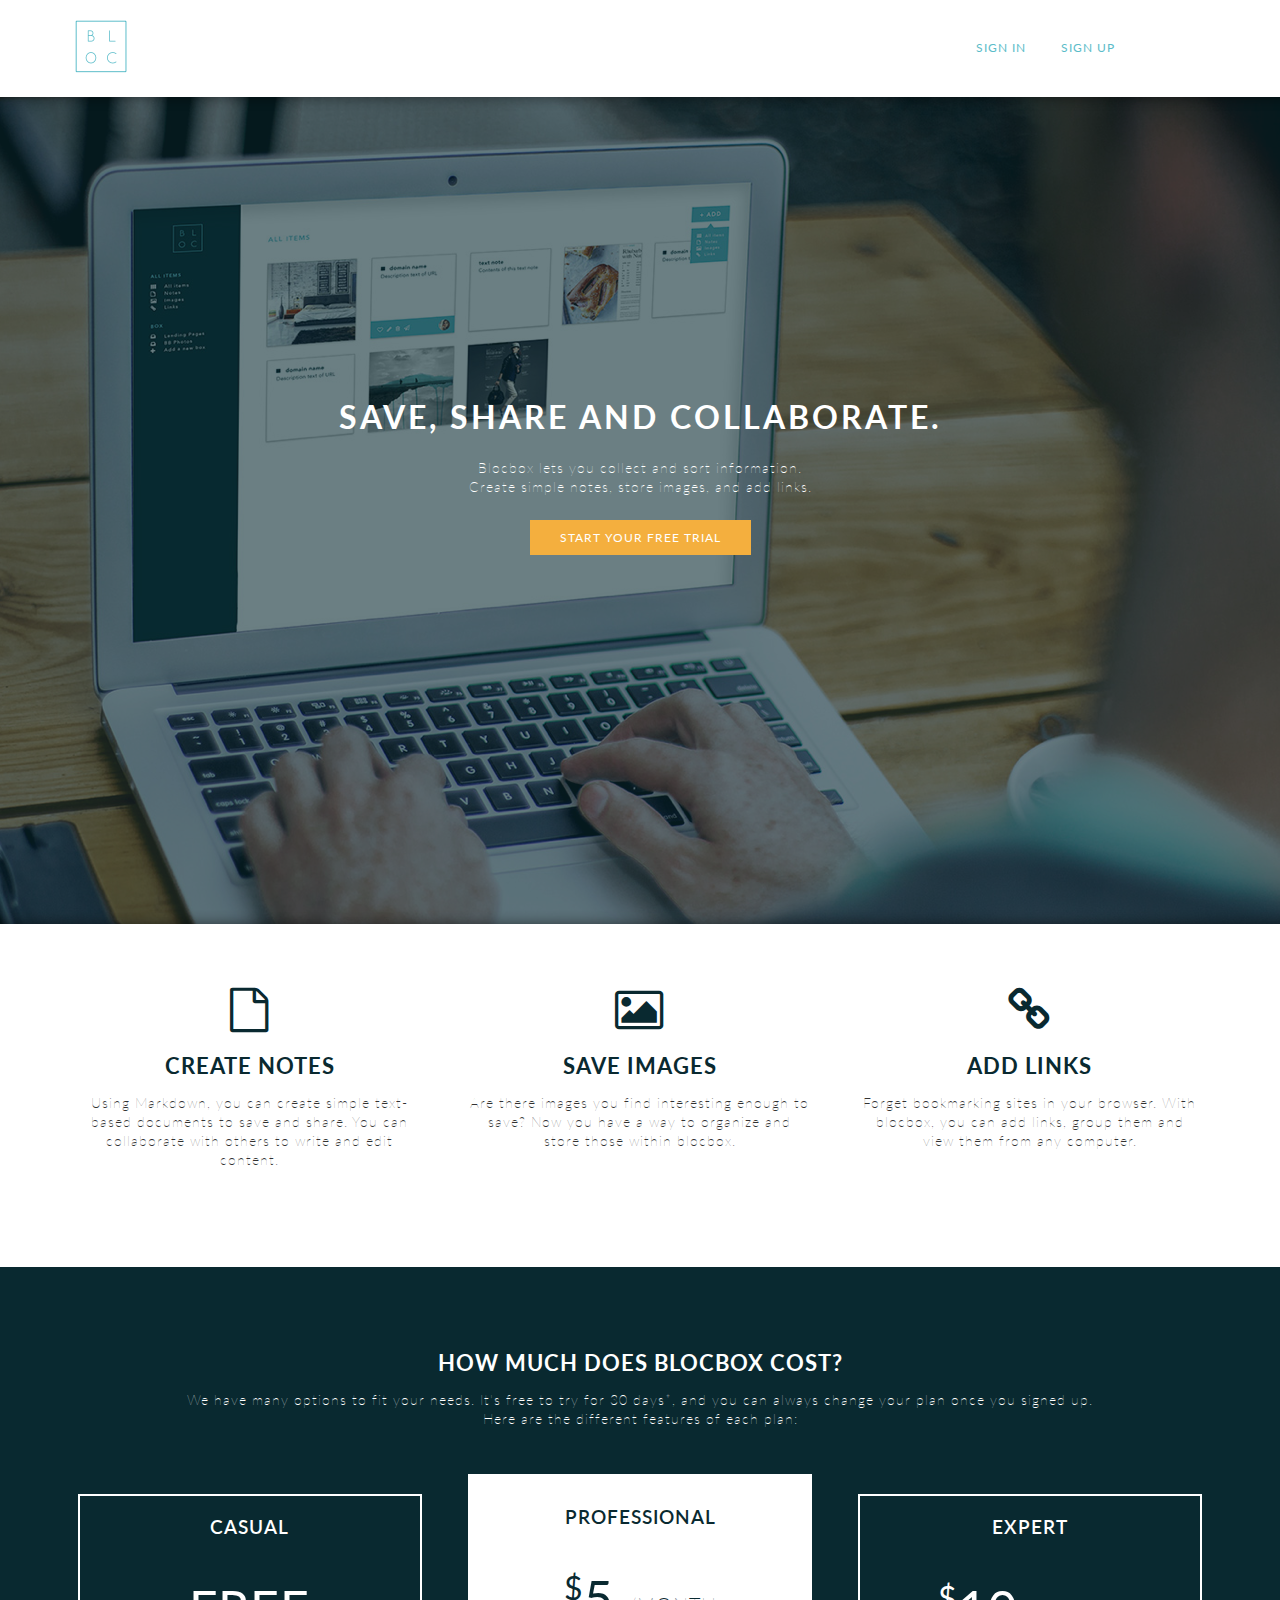
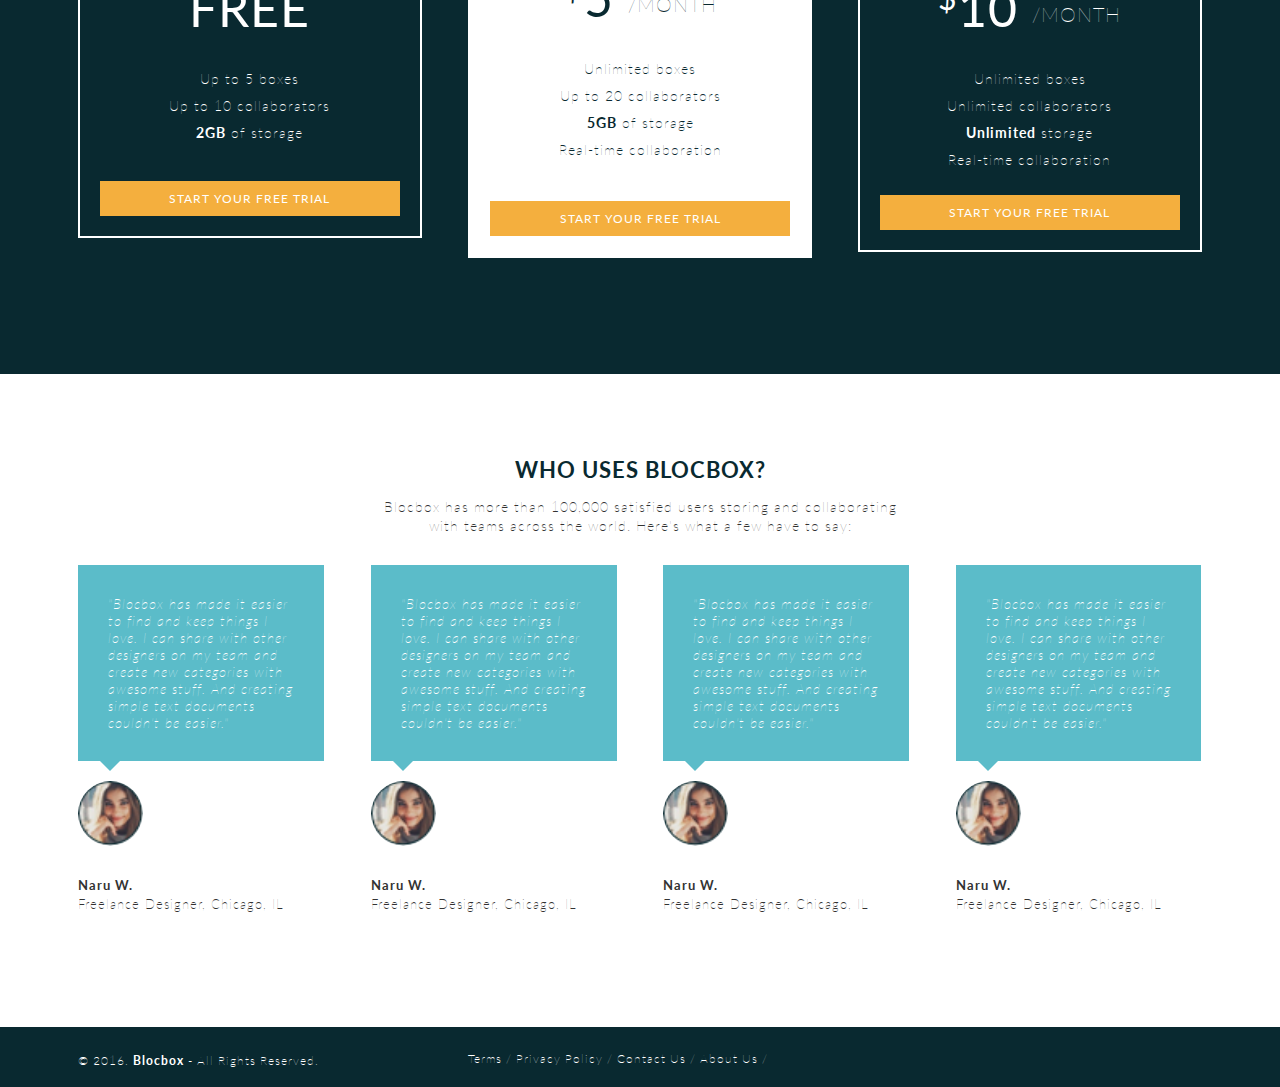
<file: index.html>
<!DOCTYPE html>
 <html lang="en-us">
 <head>
   <meta http-equiv="X-UA-Compatible" content="IE=Edge">
   <meta name="viewport" content="width=device-width, initial-scale=1">
   <meta charset="UTF-8">
   <title>Save, share and collaborate | Blocbox</title>

   <!-- Google Fonts -->
  <link href='https://fonts.googleapis.com/css?family=Lato:400,700,300' rel='stylesheet' type='text/css'>

 <!-- CSS -->
 <link rel="stylesheet" href="css/normalize.css">
 <link rel="stylesheet" href="css/style.css">
 <link rel="stylesheet" href="css/font-awesome.css">
 
 </head>

 <body>

<!-- Hero -->
 <header>

   <div class="navbar">
      <div class="site-logo">
       <a href="index.html">
        <img src="images/logo-homepage.png" alt="Blocbox" />
       </a>
      </div>
      <div class="signinup">
        <ul>
          <li><a href="signin.html">SIGN IN</a></li>
          <li class="btn-outline"><a href="signup.html">SIGN UP</a></li>
        </ul>
      </div>
   </div>

   <div class="hero">
     <h1>SAVE, SHARE AND COLLABORATE.</h1>
     <p>Blocbox lets you collect and sort information.<br/>Create simple notes, store images, and add links.</p>
     <a href="signup.html" class="btn">START YOUR FREE TRIAL</a>
   </div>

 </header>

<main role="main">
   <!-- Features -->
   <section class="features">
     <ul class="container">
       <li class="one-third">
         <i class="fa fa-file-o"></i>
         <h2>CREATE NOTES</h2>
         <p>Using Markdown, you can create simple text-based documents to save and share. You can collaborate with others to write and edit content.</p>
       </li>
       <li class="one-third">
        <i class="fa fa-picture-o"></i>
        <h2>SAVE IMAGES</h2>
         <p class="left-p">Are there images you find interesting enough to save? Now you have a way to organize and store those within blocbox.</p>
       </li>
       <li class="one-third">
         <i class="fa fa-link"></i>
         <h2>ADD LINKS</h2>
         <p>Forget bookmarking sites in your browser. With blocbox, you can add links, group them and view them from any computer.</p>
       </li>
     </ul>
   </section>
 

   <!-- Pricing -->
 <section class="pricing">
   <div class="container">
     <h2>HOW MUCH DOES BLOCBOX COST?</h2>
     <p>We have many options to fit your needs. It's free to try for 30 days*, and you can always change your plan once you signed up. <br/>Here are the different features of each plan:</p>
   </div>
   <ul class="container">
     <li class="one-third">
       <div class="box">
         <h3>Casual</h3>
         <h4>FREE</h4>
         <ul>
           <li>Up to 5 boxes</li>
           <li>Up to 10 collaborators</li>
           <li><strong>2GB</strong> of storage</li>
         </ul>
         <a href="signup.html" class="btn">START YOUR FREE TRIAL</a>
       </div>
     </li>
     <li class="one-third">
      <div class="box middle">
        <h3>Professional</h3>
        <h4><span>$</span>5 <span class="month">/MONTH</span></h4>
        <ul>
          <li>Unlimited boxes</li>
          <li>Up to 20 collaborators</li>
          <li><strong>5GB</strong> of storage</li>
          <li>Real-time collaboration</li>
        </ul>
        <a href="signup.html" class="btn">START YOUR FREE TRIAL</a>
      </div>
    </li>
    <li class="one-third">
      <div class="box">
        <h3>Expert</h3>
        <h4><span>$</span>10 <span class="month">/MONTH</span></h4>
        <ul>
          <li>Unlimited boxes</li>
          <li>Unlimited collaborators</li>
          <li><strong>Unlimited</strong> storage</li>
          <li>Real-time collaboration</li>
        </ul>
        <a href="signup.html" class="btn">START YOUR FREE TRIAL</a>
      </div>
    </li>
   </ul>

 </section>


 <!-- Testimonials -->
 <section class="testimonials">
   <div class="container">
     <h2>WHO USES BLOCBOX?</h2>
     <p>Blocbox has more than 100,000 satisfied users storing and collaborating<br/> with teams across the world. Here's what a few have to say:</p>
   </div>
   <ul class="container">
     <li class="one-fourth">
       <blockquote>"Blocbox has made it easier to find and keep things I love. I can share with other designers on my team and create new categories with awesome stuff. And creating simple text documents couldn't be easier."
       </blockquote>
       <img src="images/testimonials-avatar.png" alt="Testimonials"/>
       <p class="name"><strong>Naru W.</strong><br/>Freelance Designer, Chicago, IL</p>
     </li> 
     <li class="one-fourth">
       <blockquote>"Blocbox has made it easier to find and keep things I love. I can share with other designers on my team and create new categories with awesome stuff. And creating simple text documents couldn't be easier."
       </blockquote>
       <img src="images/testimonials-avatar.png" alt="Testimonials"/>
       <p class="name"><strong>Naru W.</strong><br/>Freelance Designer, Chicago, IL</p>
     </li> 
     <li class="one-fourth">
       <blockquote>"Blocbox has made it easier to find and keep things I love. I can share with other designers on my team and create new categories with awesome stuff. And creating simple text documents couldn't be easier."
       </blockquote>
       <img src="images/testimonials-avatar.png" alt="Testimonials"/>
       <p class="name"><strong>Naru W.</strong><br/>Freelance Designer, Chicago, IL</p>
     </li> 
     <li class="one-fourth">
       <blockquote>"Blocbox has made it easier to find and keep things I love. I can share with other designers on my team and create new categories with awesome stuff. And creating simple text documents couldn't be easier."
       </blockquote>
       <img src="images/testimonials-avatar.png" alt="Testimonials"/>
       <p class="name"><strong>Naru W.</strong><br/>Freelance Designer, Chicago, IL</p>
     </li> 

  </ul>
 </section>

 </main>

 <!-- Footer -->
 <footer>
   <div class="container footer-nav-block">
       <div class="left-footer-block one-third">
         <p class="copyright-block">&copy; 2016. <strong>Blocbox</strong> - All Rights Reserved.</p>
       </div>
       <nav class="link-block middle-footer-block one-third">
         <ul>
           <li><a href="">Terms</a></li> /
           <li><a href="">Privacy Policy</a></li> /
           <li><a href="">Contact Us</a></li> /
           <li><a href="">About Us</a></li> /
         </ul>
       </nav>

   </div>
 </footer>
 

 </body>
 </html>
</file>
<file: css/style.css>
html, body{
   overflow-x: hidden;
 }

 body {
   font-family: "Lato", Helvetica, Arial, sans-serif;
   color:#333333;
   letter-spacing: 1px;
 }
 h1, h2, h3, h4, h5, h6 {
   font-family: "Lato", Helvetica, Arial, sans-serif;
 }

 h1 {
   letter-spacing: 3px;
   font-size: 32px;
 }

 h2 {
   font-size:22px;
   font-weight: bold;
   margin-bottom: 5px;
 }
 p {
   font-size:14px;
   line-height: 19px;
   font-weight: 100;
 }

 /* GRID */
 .container {
   margin-right: auto;
   margin-left: auto;
   padding-left: 15px;
   padding-right: 15px;
   position: relative;
 }
 .container:before,
 .container:after {
   content: " ";
   display: table;
 }
 .container:after {
   clear: both;
 }
 .one-half, .one-third, .one-fourth {
   width:96%;
   float:left;
   position:relative;
   min-height: 1px;
   margin:0 2% 20px;
 }

@media (min-width: 768px) {
   .container {
     width: 750px;
   }
 }
 @media (min-width: 992px) {
   .container {
     width: 970px;
   }
   .one-half {
     width:46%;
   }
   .one-third {
     width:29.33333%;
   }
   .one-fourth {
     width:21%;
   }
 }
 @media (min-width: 1200px) {
   .container {
     width: 1170px;
   }
 }



.navbar {
   margin: 20px auto;
}

.navbar a {
   text-decoration: none;
   color: #5BBCC9;
}

.navbar ul {
   list-style-type: none; 
   padding: 0px;
}

.navbar li {
   display: inline-block;
   margin: 0px 15px;
   font-size: 12px;
}

.navbar div {
   display: inline-block;
}

.site-logo {
   margin: 0px 0px 0px 75px;
}

.nav-sections {
   vertical-align: top;
   margin-left: 20px;
}

.signinup {
   float: right;
   margin-right: 150px;
}

.hero {
   background-image: url("../images/hero-homepage.png");
   height: 827px;
   text-align: center;
   color: #FFFFFF;
}

.hero h1 {
   padding-top: 300px;
}

.hero p {
   margin-bottom: 30px;
}

 /* BUTTONS */
 .btn {
   color: #FFFFFF;
   font-weight: 400;
   font-size: 12px;
   letter-spacing: 1px;
   text-decoration: none;
   padding:10px 30px;
   background: #F4AF3E;
 }

  .btn-add {
   color: #FFFFFF;
   font-weight: 400;
   font-size: 12px;
   letter-spacing: 1px;
   text-decoration: none;
   padding:10px 30px;
   background: #5BBCC9;
 }


 @media (max-width: 1000px) {
   .container {
     width: 750px;
   }
   .left-side {
      display: none !important;
   }
 }

 /* FEATURES */
 .features {
   text-align: center;
   display:block;
   position:relative;
 }
 .features ul {
   margin: 0 auto;
   padding:4em 0;
 }
 .features ul li {
   list-style-type: none;
   display: inline-block;
 }
 .features i {
   color:#092930;
   font-size:45px;
   margin:0;
   vertical-align: middle;
 }
 .features h2 {
   color:#092930;
 }

 /* PRICING */
 .pricing {
   background-color:#092930;
   background-size:cover;
   text-align: center;
   padding:4em 0;
 }
 .pricing h2, .pricing p {
   color:#FFFFFF;
 }
 .pricing ul {
   margin:0 auto;
   padding:2em 0;
 }
 .pricing ul li {
   list-style-type: none;
 }

 .box {
   padding:0 0px 40px;
   border: 2px solid #FFFFFF;
   border-color: #FFFFFF;
   min-height: 300px;
   min-width: 300px;
   position: relative;
   margin-top: 20px;
 }
 .box.middle {
   min-height: 340px;
   min-width: 340px;
   margin-top:0px;
   background-color: #FFFFFF;
 }

.box.middle h3 {
   padding-top: 30px;
   color: #092930;
}

.box.middle h4 {
   color: #092930;
}

.box.middle h4 span.month {
   color: #092930;
}

.box.middle ul li {
   color: #092930;
}

 .box h3 {
   font-family: "Lato", Helvetica, Arial, sans-serif;
   font-weight: 600;
   color: #FFFFFF;
   text-transform: uppercase;
   left:0;
   right:0;
   top:0;
   text-align: center;
   margin:0 -15px 40px;
   padding:20px 0px 0px 0px;
 }

 .box h4 {
   font-size:50px;
   font-weight: normal;
   margin: 10px 0 0px;
   color:#FFFFFF;
 }
 .box h4 span {
   font-size:32px;
   vertical-align: top;
 }
 .box h4 span.month {
   font-family: "Lato", Helvetica, Arial, sans-serif;
   font-weight: 100;
   color:#FFFFFF;
   font-size:20px;
   vertical-align: middle;
 }
 .box ul li {
   color: #FFFFFF;
   font-size:14px;
   margin-bottom:10px;
   font-weight: 100;
 }

  .box .btn {
   position:absolute;
   bottom:20px;
   left:20px;
   right:20px;
 }
 .small {
   font-size: 12px;
   color: #FFFFFF;
   line-height: 15px;
   font-style:italic;
 }

 /* TESTIMONIALS */
 .testimonials {
   padding:4em 0;
   text-align: center;
 }
 .testimonials h2 {
   color:#092930;
 }
 .testimonials ul li {
   list-style-type: none;
 }
 .testimonials blockquote {
   color:#FFFFFF;
   text-align: left;
   font-style: italic;
   font-weight: 100;
   font-size: 14px;
   background:#5BBCC9;
   position: relative;
   padding:30px;
   width:auto;
   margin:0;
 }
 .testimonials blockquote:after {
   top: 100%;
   left: 13%;
   border: solid transparent;
   content: " ";
   height: 0;
   width: 0;
   position: absolute;
   pointer-events: none;
   border-top-color: #5BBCC9;
   border-width: 10px;
   margin-left: -10px;
 }

  .testimonials img {
   height: 65px;
   width: 65px;
   border-radius:50%;
   float: left;
   display: inline-block;
   margin:20px 10px 0 0;
 }
 .testimonials p.name {
   float: left;
   display: inline-block;
   text-align: left;
   font-size:13px;
   margin-top: 30px;
 }

/* FOOTER */
 footer {
   background-color: #092930;
   color: #FFFFFF;
   height: 60px;
   position: relative;
   overflow: hidden;
   z-index: 0;
 }
 footer p, footer nav ul {
   font-size:12px;
   font-weight:100;
   text-align: center;
   margin: 0px auto 0;
 }
 footer nav ul li {
   list-style-type: none;
   display: inline;
 }
 footer nav ul li a {
   color:#FFFFFF;
   text-decoration: none;
 }
 footer .right-footer-block {
   background-color: transparent;
 }


@media (min-width: 992px){
   footer{
     background-color: #092930;
   }
   footer p, footer nav ul{
     padding: 2em 0;
     text-align: left;
   }
 }

/* DASHBOARD */
 .dashboard {
   background:#FFFFFF;
 }
 .left-nav {
   height: 100%;
   width:280px;
   color:#FFFFFF;
   background: #092930;
   float:left;
   position: absolute;
   -webkit-transition: all 0.3s ease-in-out;
   -moz-transition: all 0.3s ease-in-out;
   -o-transition: all 0.3s ease-in-out;
   transition: all 0.3s ease-in-out;
   transform: translate(-280px,0);
     -webkit-transform: translate(-280px,0); /** Chrome & Safari **/
     -o-transform: translate(-280px,0); /** Opera **/
     -moz-transform: translate(-280px,0); /** Firefox **/
 }
 .left-nav.open {
   display:block;
   width:280px;
   -webkit-transition: all 0.3s ease-in-out;
   -moz-transition: all 0.3s ease-in-out;
   -o-transition: all 0.3s ease-in-out;
   transition: all 0.3s ease-in-out;
   transform: translate(0,0);
     -webkit-transform: translate(0,0); /** Chrome & Safari **/
     -o-transform: translate(0,0); /** Opera **/
     -moz-transform: translate(0,0); /** Firefox **/
     z-index: 100;
 }
 .hamburger {
   position:absolute;
   z-index: 1000;
   background:#34495E;
   color:#FFF;
   text-decoration: none;
   font-size: 22px;
   padding: 10px 15px;
   border-radius: 4px;
   left: 5px;
   top: 15px;
 }

 @media (min-width:992px) {
   .left-nav {
     height: 100vh;
     width:14.66666667%;
     color:#FFFFFF;
     background: #092930;
     float:left;
     position: fixed;
     display:block;
     transform: translate(0,0);
     -webkit-transform: translate(0,0); /** Chrome & Safari **/
     -o-transform: translate(0,0); /** Opera **/
     -moz-transform: translate(0,0); /** Firefox **/
   }
   .left-nav.open {
     width:14.66666667%;
     transform: translate(0,0);
     -webkit-transform: translate(0,0); /** Chrome & Safari **/
     -o-transform: translate(0,0); /** Opera **/
     -moz-transform: translate(0,0); /** Firefox **/
   }
   .hamburger {
     display:none;
   }
 }

 .left-nav .site-logo {
   padding:20px 0;
   display:block;
   align: center;
 }
 .left-nav .items {
   padding:0 6%;
   margin-left: 15px;
 }
 .left-nav .items p {
   font-weight: 600;
   text-transform: uppercase;
   font-size: 11px;
   color: #E2E2E2;
   line-height: 15px;
 }
 .left-nav .items ul {
   margin:0 0 40px;
   padding:0px;
 }
 .left-nav .items ul li {
   list-style-type: none;
   margin-bottom: 10px;
   margin-left: 10px;
 }
 .left-nav .items ul li a {
   color:#FFFFFF;
   font-size: 11px;
   text-decoration: none;
   font-weight: 100;
 }
 .left-nav .items ul li a i {
   width:16px;
   text-align: center;
   margin-right:8px;
 }

 /* LEFT NAVBAR SETTINGS */
 .left-nav .settings {
   position:absolute;
   background:#5BBCC9;
   width:100%;
   bottom:0;
   left:0;
   right:0;
   padding:10px 0;
 }
 .left-nav .settings img {
   height:35px;
   width:35px;
   border-radius: 50%;
   margin-left:10px;
   display: inline-block;
 }
 .left-nav .settings p {
   display: inline-block;
   vertical-align: top;
   padding-top: 8px;
   font-size: 11px;
   font-weight: 700;
   margin:0 0 0 10px;
 }
 .left-nav .settings a {
   color:#FFFFFF;
   text-decoration: none;
   text-align: right;
   float: right;
   margin-right:10px;
   margin-top:8px;
 }

 /* CONTENT */
 .content {
   padding:6em 1% 1.5em;
   float:right;
   width:98%;
   position: relative;
 }
 .content .header {
   margin:0 1% 20px;
 }
 .content .header h1 {
   font-family: "Lato", Helvetica, Arial, sans-serif;
   font-weight: 100;
   margin:0 0 30px;
   font-size: 16px;
   font-weight: 700;
   color:#5BBCC9;
   line-height: 44px;
   float: left;
   display:inline-block;
 }
 .content .header > a {
   float:right;
 }
 .content-item {
   width:100%;
   margin:0 0% 0px;
   float:left;
   display:block;
 }
 .item-box {
   display:block;
   height:195px;
   width:195px;
   background: #FFFFFF;
   box-shadow: 0px 1px 3px 0px rgba(0,0,0,0.40);
   position: relative;
   overflow: hidden;
   padding:20px;
 }


 .item-box img {
   height:100%;
   width:100%;
 }

 /* Larger Mobile Devices */
 @media (min-width:460px) {
   .content {
     padding:1.5em 1%;
     float:right;
     width:90%;
     position: relative;
   }
   .content-item {
     width:46%;
     margin:0 2% 25px;
     float:left;
     display:block;
   }
 }
/* Tablets */
 @media (min-width:768px) {
   .content {
     padding:1.5em 5%;
     float:right;
     width:90%;
     position: relative;
   }
   .content > .container {
     width:700px;
   }
   .content-item {
     width:31.33333%;
     margin:0 1% 25px;
   }
 }
/* Laptops and Desktops */
 @media (min-width:992px) {
   .content {
     padding:1.5em 1%;
     float:right;
     width:83.33333333%;
     position: relative;
   }
   .content > .container {
     width:auto;
   }
   .content-item {
     width:23%;
     margin:0 1% 25px;
   }
 }

 .item-box > img {
   position:absolute;
   height:100%;
   width:auto;
   top:0;
   left:0;
   right:0;
 }
 .item-box h2 {
   font-family: 'Lato', Helvetica, Arial, sans-serif;
   font-weight: 700;
   font-size: 12px;
   text-transform: uppercase;
   line-height: 17px;
   margin:0;
 }
 .item-box h2 a {
   color:#5BBCC9;
   text-decoration: none;
 }
 .item-box h2 img {
   width:16px;
   height:16px;
   position:relative;
   top:2px;
   margin-right:5px;
 }
 .item-box p {
   font-size: 12px;
   font-weight: 300;
   color: #092930;
   line-height: 16px;
   margin:5px 0 0;
 }
</file>
